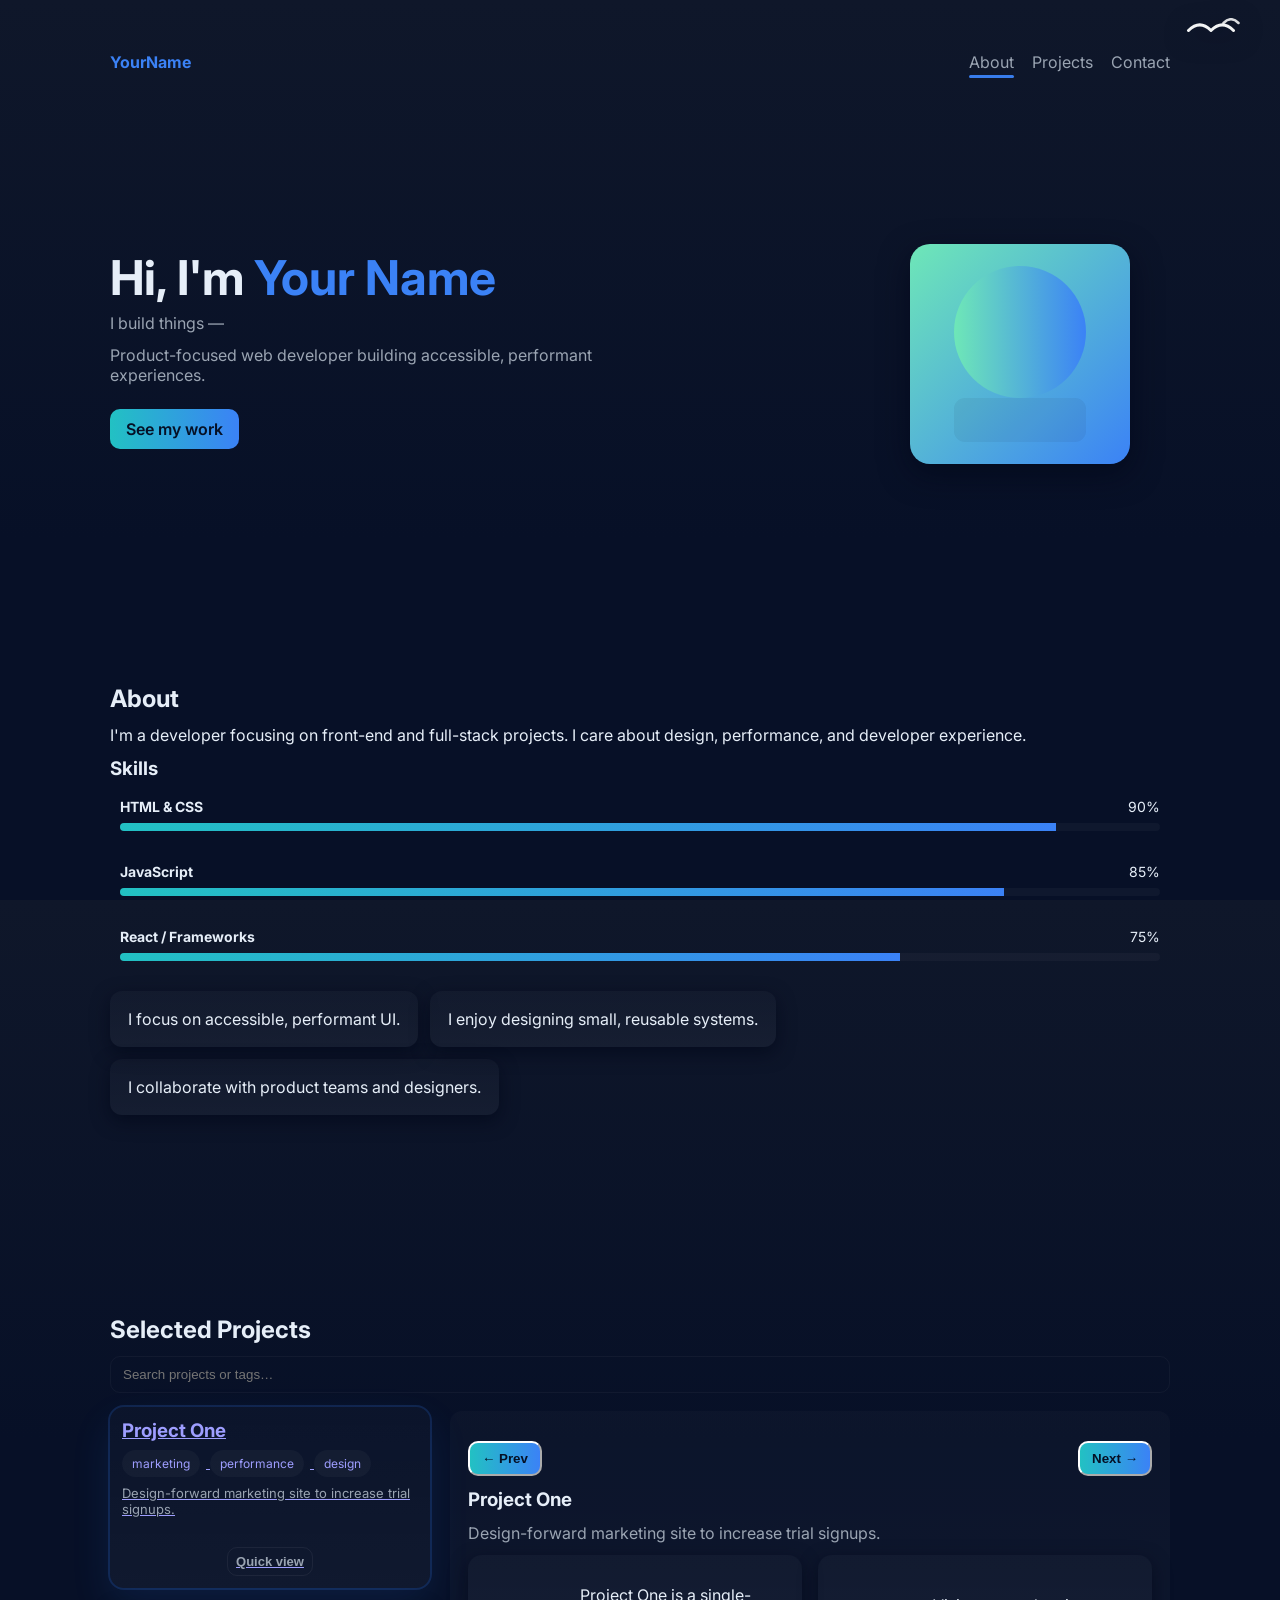
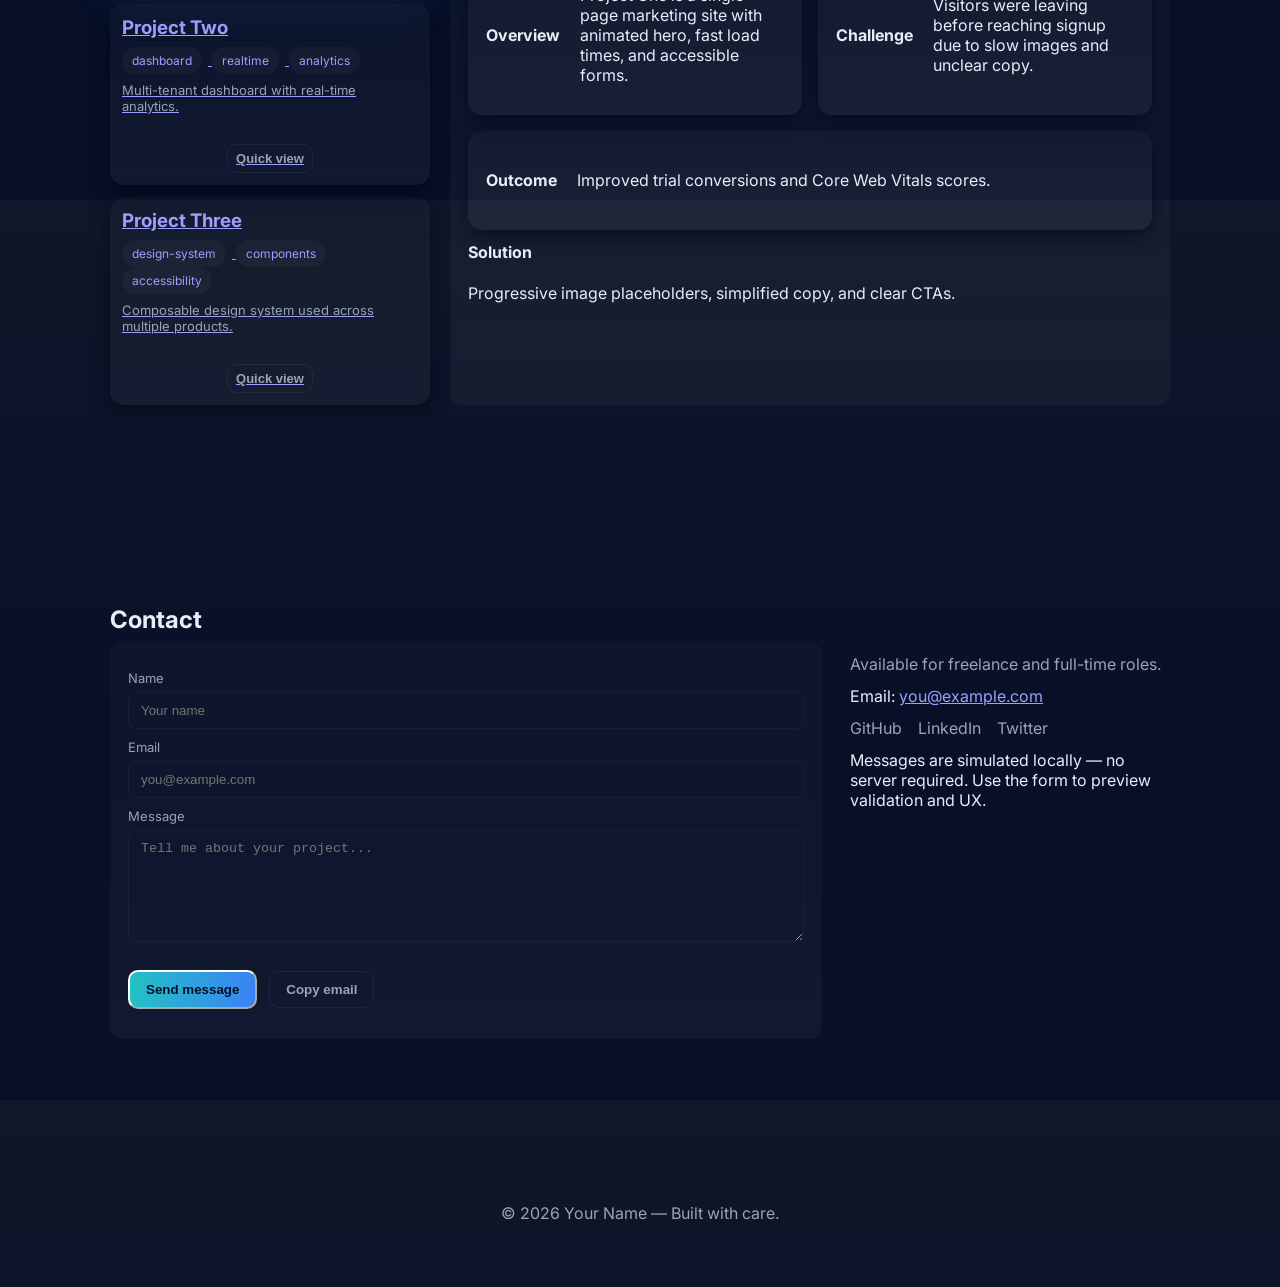
<file: index.html>
<!doctype html>
<html lang="en">
  <head>
    <meta charset="utf-8" />
    <meta name="viewport" content="width=device-width,initial-scale=1" />
    <title>Portfolio — Your Name</title>
    <link href="https://fonts.googleapis.com/css2?family=Inter:wght@300;400;600;800&display=swap" rel="stylesheet">
    <link rel="stylesheet" href="styles.css">
  </head>
  <body>
    <header class="site-header">
      <div class="container header-inner">
        <a class="logo" href="#">YourName</a>
        <nav class="nav">
          <a href="#about">About</a>
          <a href="#projects">Projects</a>
          <a href="#contact">Contact</a>
        </nav>
        <button id="menuToggle" class="menu-toggle">☰</button>
      </div>
    </header>

    <main>
      <section class="hero">
        <div class="container hero-inner">
          <div class="hero-left">
            <h1>Hi, I'm <span class="accent">Your Name</span></h1>
            <p class="roles">I build things — <span id="typed">web apps</span></p>
            <p class="lead">Product-focused web developer building accessible, performant experiences.</p>
            <p><a class="btn" href="#projects">See my work</a></p>
          </div>
          <div class="hero-right">
            <div class="avatar" aria-hidden="true">
              <svg viewBox="0 0 200 200" xmlns="http://www.w3.org/2000/svg">
                <defs>
                  <linearGradient id="g" x1="0" x2="1">
                    <stop offset="0" stop-color="#6EE7B7"/>
                    <stop offset="1" stop-color="#3B82F6"/>
                  </linearGradient>
                </defs>
                <circle cx="100" cy="80" r="60" fill="url(#g)" />
                <rect x="40" y="140" width="120" height="40" rx="10" fill="#111827" opacity="0.06"/>
              </svg>
            </div>
          </div>
        </div>
      </section>

      <section id="about" class="about">
        <div class="container">
          <h2>About</h2>
          <p>I'm a developer focusing on front-end and full-stack projects. I care about design, performance, and developer experience.</p>

          <div class="reveal skills">
            <h3>Skills</h3>
            <div class="skill-list">
              <div class="skill" data-level="90">
                <div class="skill-head"><strong>HTML &amp; CSS</strong><span class="muted">90%</span></div>
                <div class="skill-bar"><div class="skill-fill" style="width:0%"></div></div>
              </div>
              <div class="skill" data-level="85">
                <div class="skill-head"><strong>JavaScript</strong><span class="muted">85%</span></div>
                <div class="skill-bar"><div class="skill-fill" style="width:0%"></div></div>
              </div>
              <div class="skill" data-level="75">
                <div class="skill-head"><strong>React / Frameworks</strong><span class="muted">75%</span></div>
                <div class="skill-bar"><div class="skill-fill" style="width:0%"></div></div>
              </div>
            </div>
          </div>
          <div id="headerBird" class="bird" aria-hidden="true">
            <svg viewBox="0 0 64 32" width="80" height="40" xmlns="http://www.w3.org/2000/svg" role="img">
              <g fill="none" stroke="white" stroke-opacity="0.95" stroke-width="1.6" stroke-linecap="round" stroke-linejoin="round">
                <path d="M2 18c6-6 12-6 18 0 6-6 12-6 18 0" stroke-opacity="0.95" stroke-width="2.4" stroke="#fff" />
                <path d="M30 12c4-4 8-4 12 0" stroke-opacity="0.85" stroke-width="2" stroke="#fff" />
              </g>
            </svg>
          </div>
          <div class="reveal about-cards" style="margin-top:20px;display:flex;gap:12px;flex-wrap:wrap">
            <div class="card">I focus on accessible, performant UI.</div>
            <div class="card">I enjoy designing small, reusable systems.</div>
            <div class="card">I collaborate with product teams and designers.</div>
          </div>
        </div>
      </section>

      <section id="projects" class="projects">
        <div class="container">
          <h2>Selected Projects</h2>
          <div class="projects-controls">
            <input id="projectSearch" type="search" placeholder="Search projects or tags…" aria-label="Search projects">
          </div>
          <div class="projects-layout">
            <div id="projectsList" class="projects-list" aria-label="Projects list"></div>
            <div id="projectsDetail" class="projects-detail" aria-live="polite">Select a project to view details.</div>
          </div>
        </div>
      </section>

      <section id="contact" class="contact">
        <div class="container">
          <h2>Contact</h2>
          <div class="contact-grid">
            <form id="contactForm" class="contact-form" novalidate>
              <label for="name">Name</label>
              <input id="name" name="name" type="text" required placeholder="Your name">

              <label for="email">Email</label>
              <input id="email" name="email" type="email" required placeholder="you@example.com">

              <label for="message">Message</label>
              <textarea id="message" name="message" rows="6" required placeholder="Tell me about your project..."></textarea>

              <div class="form-row">
                <button id="contactSubmit" class="btn" type="submit">Send message</button>
                <button id="copyEmail" type="button" class="btn secondary">Copy email</button>
              </div>

              <div id="contactStatus" class="contact-status" role="status" aria-live="polite"></div>
            </form>

            <div class="contact-info">
              <p class="lead">Available for freelance and full-time roles.</p>
              <p>Email: <a id="primaryEmail" href="mailto:you@example.com">you@example.com</a></p>
              <p class="socials">
                <a href="#">GitHub</a>
                <a href="#">LinkedIn</a>
                <a href="#">Twitter</a>
              </p>
              <p class="muted">Messages are simulated locally — no server required. Use the form to preview validation and UX.</p>
            </div>
          </div>
        </div>
      </section>
    </main>

    <!-- Project modal (opens on index click) -->
    <div id="projectModal" class="modal" aria-hidden="true">
      <div class="modal-backdrop" data-close></div>
      <div class="modal-panel" role="dialog" aria-modal="true" aria-labelledby="modalTitle">
        <button class="modal-close" data-close aria-label="Close">×</button>
        <div id="modalInner">Loading…</div>
      </div>
    </div>


    <footer class="site-footer">
      <div class="container">© <span id="year"></span> Your Name — Built with care.</div>
    </footer>

    <script src="script.js"></script>
  </body>
</html>
</file>
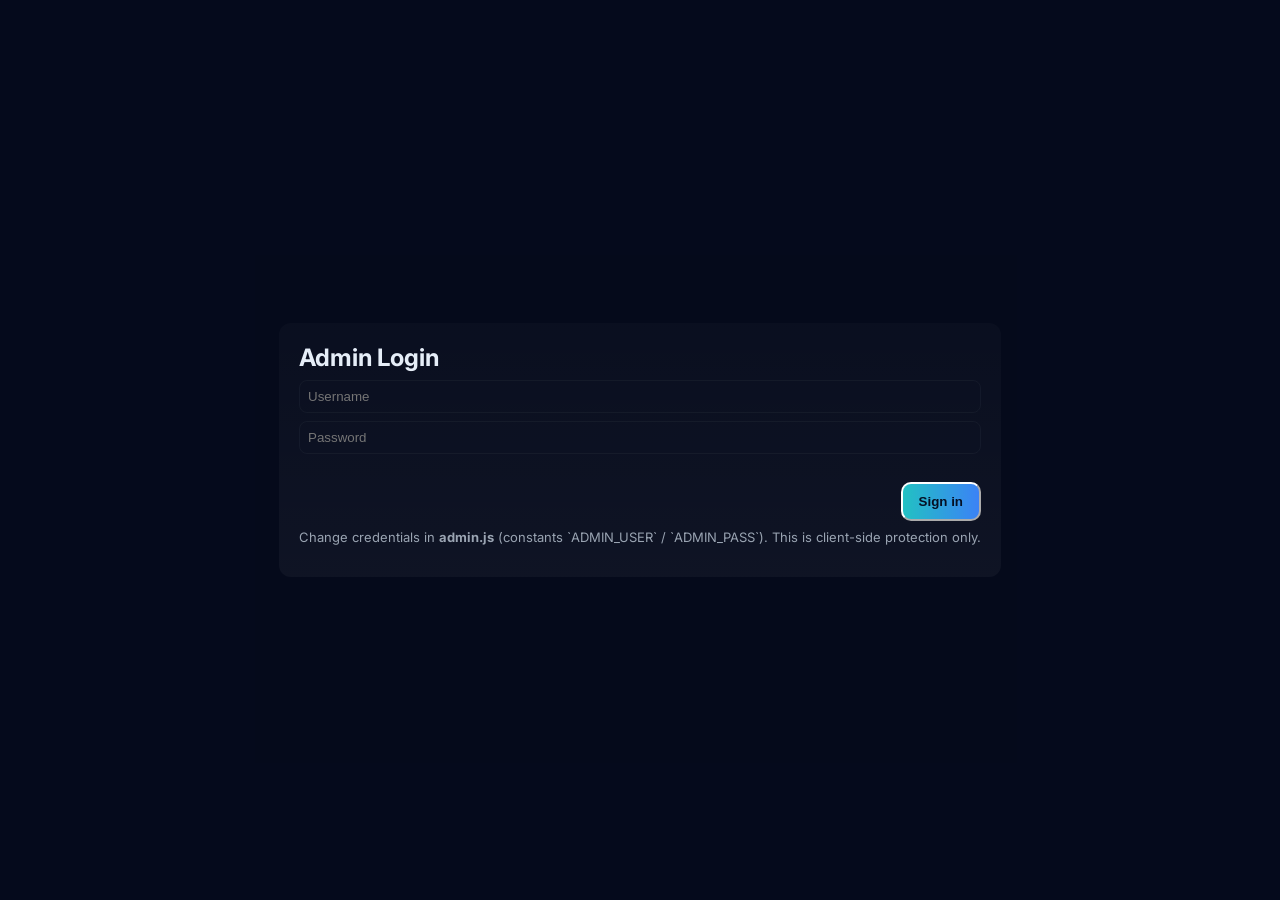
<file: admin.html>
<!doctype html>
<html lang="en">
  <head>
    <meta charset="utf-8" />
    <meta name="viewport" content="width=device-width,initial-scale=1" />
    <title>Admin — Edit Projects</title>
    <link href="https://fonts.googleapis.com/css2?family=Inter:wght@300;400;600,800&display=swap" rel="stylesheet">
    <link rel="stylesheet" href="styles.css">
    <style>body{padding:24px;background:var(--bg)} .admin{max-width:1100px;margin:0 auto;color:#e6eef8}</style>
  </head>
  <body>
    <div id="adminLogin" style="position:fixed;inset:0;display:flex;align-items:center;justify-content:center;background:rgba(2,6,23,0.72);z-index:80">
      <div style="background:linear-gradient(180deg,rgba(255,255,255,0.02),var(--glass));padding:20px;border-radius:12px;min-width:320px;color:inherit">
        <h2 style="margin-top:0">Admin Login</h2>
        <div style="display:flex;flex-direction:column;gap:8px">
          <input id="loginUser" placeholder="Username" style="padding:8px;border-radius:8px;border:1px solid rgba(255,255,255,0.04);background:transparent;color:inherit">
          <input id="loginPass" placeholder="Password" type="password" style="padding:8px;border-radius:8px;border:1px solid rgba(255,255,255,0.04);background:transparent;color:inherit">
          <div style="display:flex;gap:8px;justify-content:flex-end;margin-top:8px">
            <button id="loginBtn" class="btn">Sign in</button>
          </div>
        </div>
        <p style="margin-top:8px;color:var(--muted);font-size:13px">Change credentials in <strong>admin.js</strong> (constants `ADMIN_USER` / `ADMIN_PASS`). This is client-side protection only.</p>
      </div>
    </div>

    <div id="adminRoot" class="admin" style="display:none">
      <h1>Edit Projects (Admin)</h1>
      <p class="muted">This editor edits the `data/projects.json` content in-browser and allows exporting the updated JSON.</p>
      <div style="display:flex;gap:12px;margin-top:12px">
        <button id="reloadData" class="btn">Reload from server</button>
        <button id="exportJson" class="btn secondary">Export JSON</button>
        <input id="importFile" type="file" accept="application/json" style="margin-left:8px" />
      </div>

      <div id="adminList" style="margin-top:18px"></div>

      <h2 style="margin-top:18px">Add new project</h2>
      <form id="newProjectForm" class="contact-form">
        <label>Id</label><input name="id" required placeholder="project-four">
        <label>Title</label><input name="title" required>
        <label>Short</label><input name="short">
        <label>Tech</label><input name="tech">
        <label>Image</label><input name="image" placeholder="assets/placeholder-1.svg">
        <label>Tags (comma)</label><input name="tags" placeholder="tag1,tag2">
        <p><button class="btn" type="submit">Add project</button></p>
      </form>
    </div>
    <script src="admin.js"></script>
  </body>
</html>
</file>
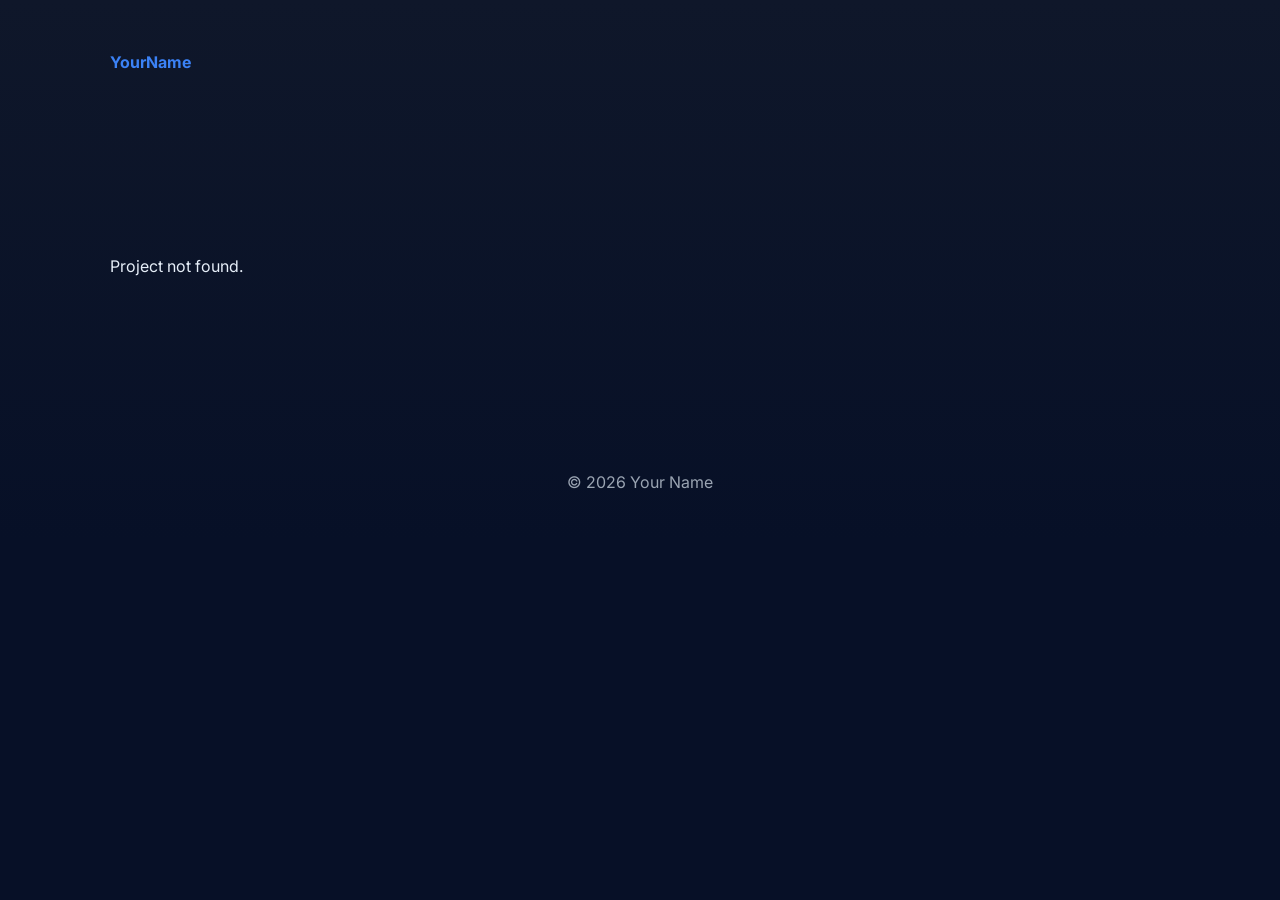
<file: project.html>
<!doctype html>
<html lang="en">
  <head>
    <meta charset="utf-8" />
    <meta name="viewport" content="width=device-width,initial-scale=1" />
    <title>Project — Case Study</title>
    <link href="https://fonts.googleapis.com/css2?family=Inter:wght@300;400;600;800&display=swap" rel="stylesheet">
    <link rel="stylesheet" href="styles.css">
  </head>
  <body>
    <header class="site-header">
      <div class="container header-inner">
        <a class="logo" href="index.html">YourName</a>
      </div>
    </header>
    <main>
      <section class="hero">
        <div class="container">
          <div id="projectContent">Loading project…</div>
        </div>
      </section>
    </main>
    <footer class="site-footer"><div class="container">© <span id="year"></span> Your Name</div></footer>
    <script src="script.js"></script>
  </body>
</html>
</file>
<file: styles.css>
:root{
  --bg:#0f172a;
  --card:#0b1220;
  --muted:#9aa4b2;
  --accent:#3B82F6;
  --glass: rgba(255,255,255,0.04);
  --radius:12px;
  color-scheme: dark;
}
*{box-sizing:border-box}
html,body{height:100%}
body{
  margin:0; font-family:Inter,system-ui,Segoe UI,Roboto,'Helvetica Neue',Arial; background:linear-gradient(180deg,var(--bg),#071027 60%); color:#e6eef8; -webkit-font-smoothing:antialiased;
}
.container{max-width:1100px;margin:0 auto;padding:40px 20px}
.site-header{position:sticky;top:0;background:transparent;padding:12px 0}
.header-inner{display:flex;align-items:center;justify-content:space-between}
.logo{font-weight:700;color:var(--accent);text-decoration:none}

/* Bird decorative element */
.bird{position:absolute;right:14px;top:8px;pointer-events:none;opacity:1;transition:transform 300ms ease,opacity 260ms ease;z-index:25}
.bird svg{filter:drop-shadow(0 6px 12px rgba(2,6,23,0.6));mix-blend-mode:screen}
.site-header.hidden .bird{opacity:0;transform:translateY(-8px) scale(0.95)}

@keyframes birdFloat{
  0%{transform:translateY(0)}
  50%{transform:translateY(-6px)}
  100%{transform:translateY(0)}
}
.bird{animation: birdFloat 3.8s ease-in-out infinite}
.nav{display:flex;gap:18px}
.nav a{color:var(--muted);text-decoration:none}
.menu-toggle{display:none;background:transparent;border:0;color:var(--muted);font-size:20px}

.hero{padding:80px 0}
.hero-inner{display:flex;gap:40px;align-items:center}
.hero-left{flex:1}
.hero-right{width:300px;display:flex;justify-content:center}
.accent{color:var(--accent)}
.roles{color:var(--muted);margin-top:6px}
.lead{color:var(--muted);max-width:56ch}
.btn{display:inline-block;margin-top:12px;padding:10px 16px;background:linear-gradient(90deg,#22c1c3,#3b82f6);color:#051025;border-radius:10px;text-decoration:none;font-weight:600}
.avatar{width:220px;height:220px;border-radius:20px;background:linear-gradient(135deg,#6EE7B7,#3B82F6);display:flex;align-items:center;justify-content:center;box-shadow:0 10px 30px rgba(2,6,23,0.6)}

.about{padding:60px 0}
.projects{padding:60px 0}
.grid{display:grid;grid-template-columns:repeat(auto-fit,minmax(240px,1fr));gap:20px;margin-top:20px}
.card{background:linear-gradient(180deg,rgba(255,255,255,0.02),var(--glass));padding:18px;border-radius:var(--radius);box-shadow:0 6px 18px rgba(2,6,23,0.6)}
.card-media{height:140px;background:linear-gradient(135deg,#0ea5a4,#3b82f6);border-radius:8px;margin-bottom:12px}

/* Projects: hero-style cards */
.projects .grid{grid-template-columns:1fr}
.projects .card{display:flex;gap:20px;align-items:center;padding:18px;border-radius:14px}
.projects .card .card-media{width:40%;height:220px;border-radius:12px;margin-bottom:0;flex:0 0 40%}
.projects .card .card-body{flex:1;padding-right:8px}
.projects .card h3{margin:0 0 8px 0}
@media(max-width:900px){
  .projects .card{flex-direction:column;align-items:flex-start}
  .projects .card .card-media{width:100%;height:200px}
}

/* Two-column interactive projects layout */
.projects-layout{display:flex;gap:20px;margin-top:18px}
.projects-list{flex:0 0 320px;display:flex;flex-direction:column;gap:12px}
.projects-list .card{cursor:pointer;padding:12px;display:flex;flex-direction:column}
.projects-detail{flex:1;min-height:260px;padding:18px;border-radius:12px;background:linear-gradient(180deg,rgba(255,255,255,0.02),var(--glass));}
.projects-detail h3{margin-top:0}
.project-nav{display:flex;gap:10px;align-items:center;margin-bottom:12px}
.project-nav .btn{padding:8px 12px}
.projects-list .card.selected{outline:2px solid rgba(59,130,246,0.18);transform:translateY(-4px)}

@media(max-width:900px){
  .projects-layout{flex-direction:column}
  .projects-list{flex-direction:row;overflow:auto;padding-bottom:8px}
  .projects-list .card{min-width:220px;flex:0 0 auto}
}

/* Search and quick actions */
.projects-controls{margin-top:12px;margin-bottom:6px}
#projectSearch{width:100%;padding:10px 12px;border-radius:10px;border:1px solid rgba(255,255,255,0.04);background:transparent;color:inherit}
.project-card{transition:transform 220ms ease,box-shadow 220ms ease}
.project-card:hover{transform:translateY(-6px) scale(1.02);box-shadow:0 18px 40px rgba(2,6,23,0.6)}
.project-card .quick-view{margin-top:10px;padding:6px 8px;font-size:13px}
.project-card .muted{margin-top:6px}

/* Featured section removed — styles cleaned */

/* Interactive carousel for projects */
.interactive-projects{display:none}
.tag{display:inline-block;background:rgba(255,255,255,0.03);padding:4px 8px;border-radius:999px;margin-right:6px;font-size:12px}
.link{color:var(--accent);text-decoration:none}

.contact{padding:60px 0}
.socials a{color:var(--muted);margin-right:12px;text-decoration:none}

/* Contact form */
.contact-grid{display:grid;grid-template-columns:1fr 320px;gap:28px;align-items:start}
.contact-form{background:linear-gradient(180deg,rgba(255,255,255,0.02),var(--glass));padding:18px;border-radius:12px}
.contact-form label{display:block;font-size:13px;color:var(--muted);margin-top:10px}
.contact-form input,.contact-form textarea{width:100%;padding:10px 12px;margin-top:6px;border-radius:8px;border:1px solid rgba(255,255,255,0.04);background:transparent;color:inherit}
.contact-form textarea{resize:vertical}
.form-row{display:flex;gap:12px;align-items:center;margin-top:12px}
.btn.secondary{background:transparent;border:1px solid rgba(255,255,255,0.06);color:var(--muted)}
.contact-status{margin-top:12px;font-size:14px;color:var(--muted)}
.contact-status.success{color:#86efac}
.contact-status.error{color:#fb7185}

@media(max-width:900px){
  .contact-grid{grid-template-columns:1fr}
}

/* Reveal animations */
.reveal{opacity:0;transform:translateY(12px);transition:all 520ms cubic-bezier(.2,.9,.2,1)}
.reveal.visible{opacity:1;transform:none}

/* Skills */
.skills h3{margin-top:0}
.skill-list{display:grid;gap:12px}
.skill{background:transparent;padding:10px;border-radius:10px}
.skill-head{display:flex;justify-content:space-between;align-items:center;font-size:14px}
.skill-bar{height:8px;background:rgba(255,255,255,0.03);border-radius:8px;margin-top:8px;overflow:hidden}
.skill-fill{height:100%;background:linear-gradient(90deg,#22c1c3,#3b82f6);width:0%;transition:width 800ms cubic-bezier(.2,.9,.2,1)}

/* Card hover */
.card{transition:transform 240ms,box-shadow 240ms}
.card:hover{transform:translateY(-6px);box-shadow:0 12px 30px rgba(2,6,23,0.6)}

/* Modal */
.modal{position:fixed;inset:0;display:none;align-items:center;justify-content:center;z-index:60}
.modal[aria-hidden="false"]{display:flex}
.modal-backdrop{position:absolute;inset:0;background:rgba(2,6,23,0.6);backdrop-filter:blur(4px)}
.modal-panel{position:relative;background:linear-gradient(180deg,rgba(255,255,255,0.02),var(--glass));border-radius:14px;max-width:980px;width:92%;max-height:88vh;overflow:auto;padding:18px;z-index:10;box-shadow:0 30px 80px rgba(2,6,23,0.7);transform:translateY(8px) scale(.98);opacity:0;transition:transform 260ms cubic-bezier(.2,.9,.2,1),opacity 200ms}
.modal[aria-hidden="false"] .modal-panel{transform:none;opacity:1}
.modal-close{position:absolute;right:12px;top:8px;background:rgba(255,255,255,0.02);border-radius:8px;padding:6px 10px;border:0;color:var(--muted);font-size:18px}

/* selected card */
.card.selected{outline:2px solid rgba(59,130,246,0.18);box-shadow:0 18px 40px rgba(59,130,246,0.12);transform:translateY(-6px) scale(1.02)}
.card .tags{margin-top:8px}
.tag{display:inline-block;background:rgba(255,255,255,0.03);padding:6px 10px;border-radius:999px;margin-right:6px;font-size:12px}

/* Modal content niceties */
.modal-panel h2{margin-top:0}
.modal-meta{display:flex;gap:12px;flex-wrap:wrap;align-items:center;margin-top:8px}
.badge{display:inline-block;background:rgba(255,255,255,0.03);padding:6px 10px;border-radius:8px;font-size:13px}
.modal-panel img{border-radius:10px;max-height:260px;width:100%;object-fit:cover}


.site-footer{padding:24px 0;text-align:center;color:var(--muted)}

/* Responsive */
@media(max-width:900px){
  .hero-inner{flex-direction:column;align-items:flex-start}
  .hero-right{width:100%;display:flex;justify-content:flex-start}
  .menu-toggle{display:block}
  .nav{position:fixed;right:16px;top:60px;background:rgba(2,6,23,0.6);padding:10px;border-radius:10px;display:none;flex-direction:column}
  .nav.open{display:flex}
}

/* small niceties */
h1{font-size:clamp(28px,6vw,48px);margin:0}
h2{margin:0 0 8px 0}
h3{margin:0 0 8px 0}
p{margin:12px 0}

/* Header hidden state and sliding indicator */
.site-header.hidden{transform:translateY(-112%);opacity:0;pointer-events:none;transition:transform .28s ease,opacity .28s ease}
.nav{position:relative}
.nav-indicator{position:absolute;bottom:-6px;height:3px;background:var(--accent);border-radius:3px;transition:transform .28s cubic-bezier(.2,.9,.3,1),width .28s cubic-bezier(.2,.9,.3,1),opacity .28s ease;opacity:0.95}

/* Support headerBird id and tune bird transitions */
#headerBird{position:absolute;right:14px;top:8px;pointer-events:none;opacity:1;transition:transform 300ms cubic-bezier(.2,.9,.3,1),opacity 260ms ease;z-index:25}
#headerBird svg{filter:drop-shadow(0 6px 12px rgba(2,6,23,0.6));mix-blend-mode:screen}
.site-header.hidden #headerBird{opacity:0;transform:translateY(-8px) scale(0.95)}
</file>
